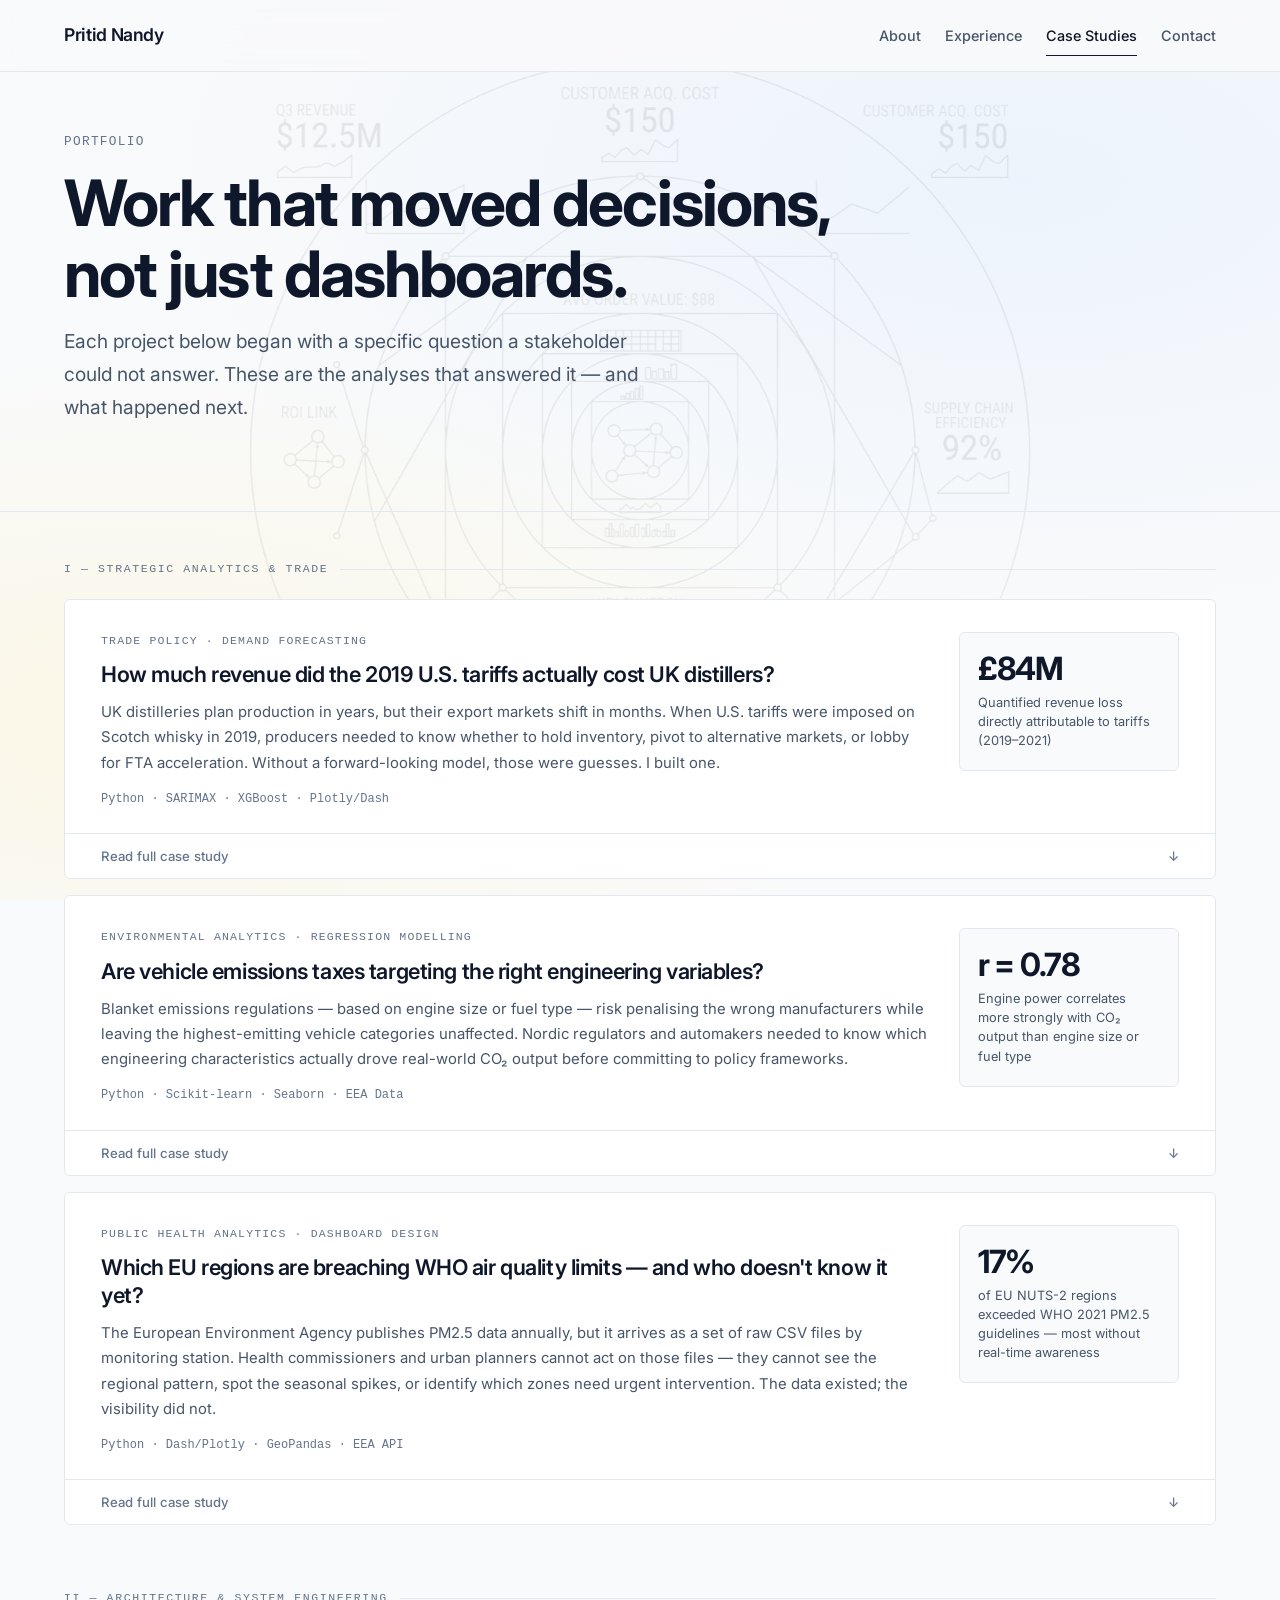
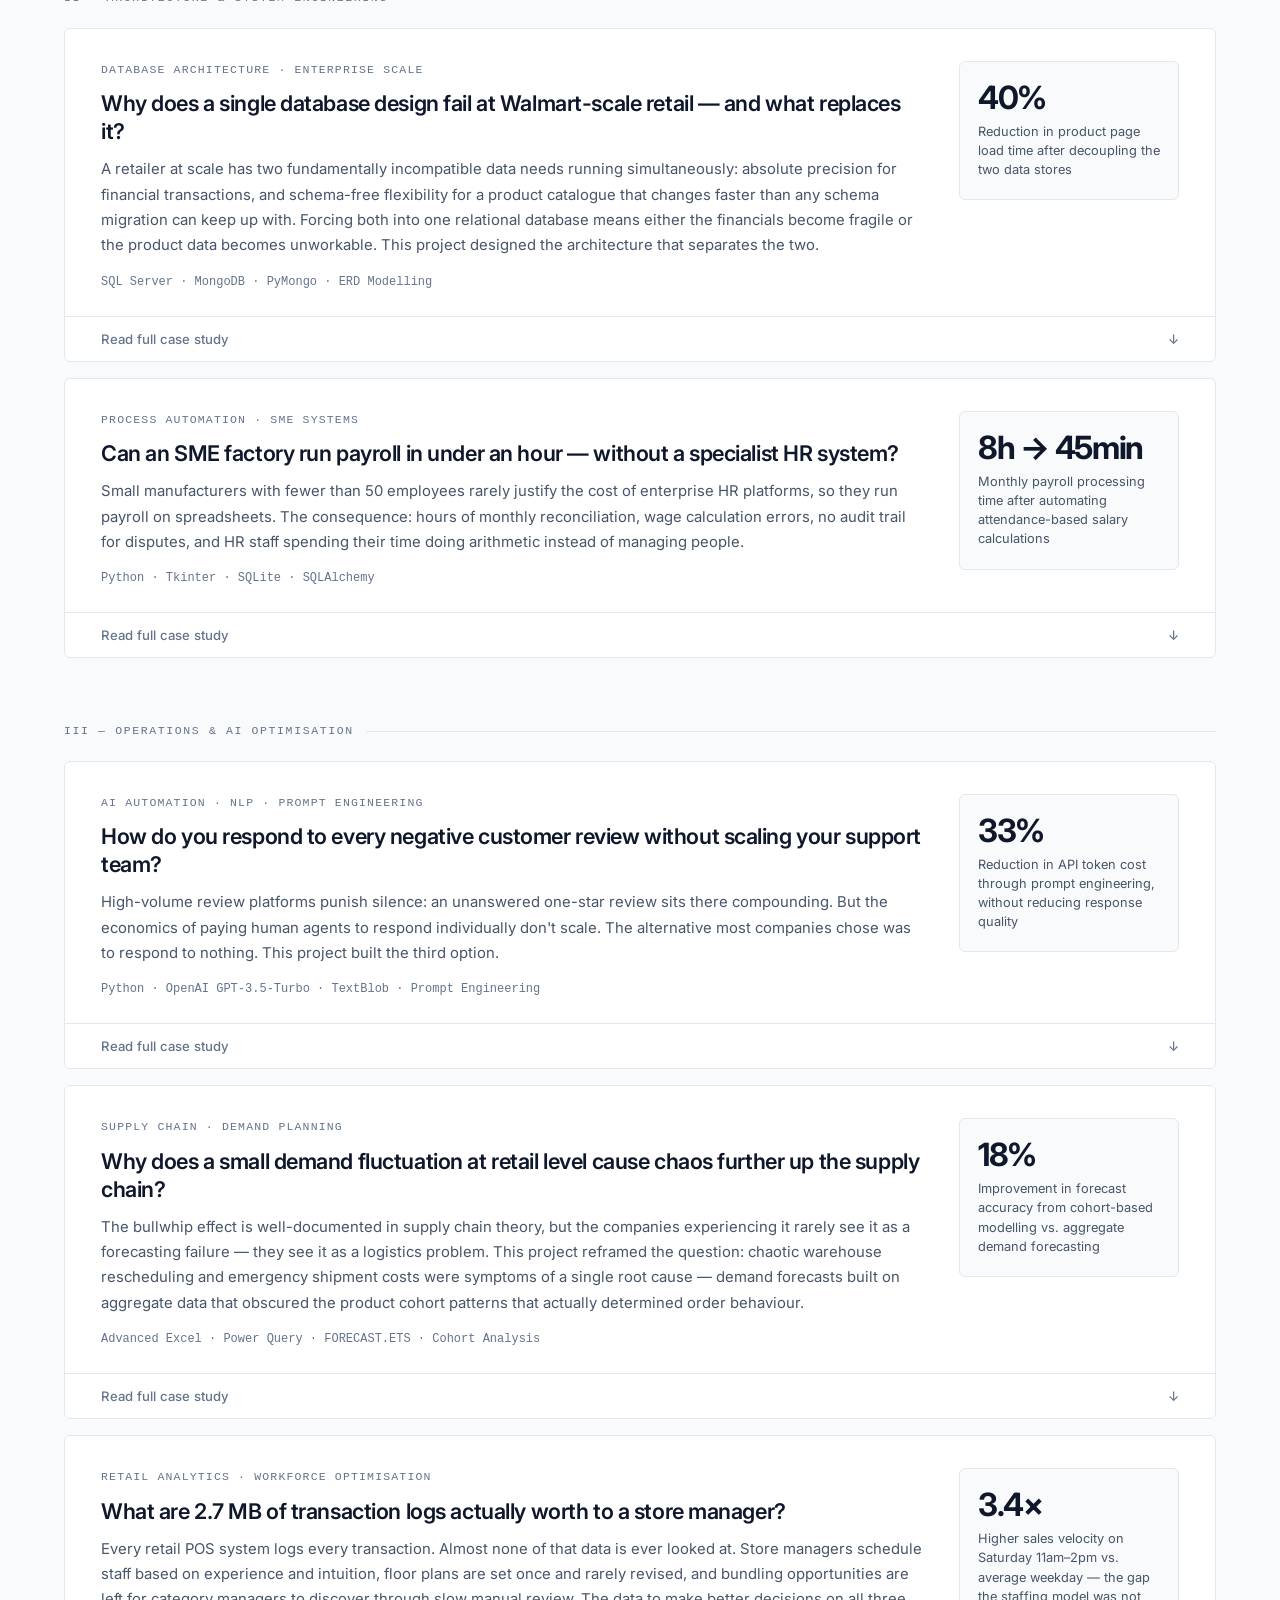
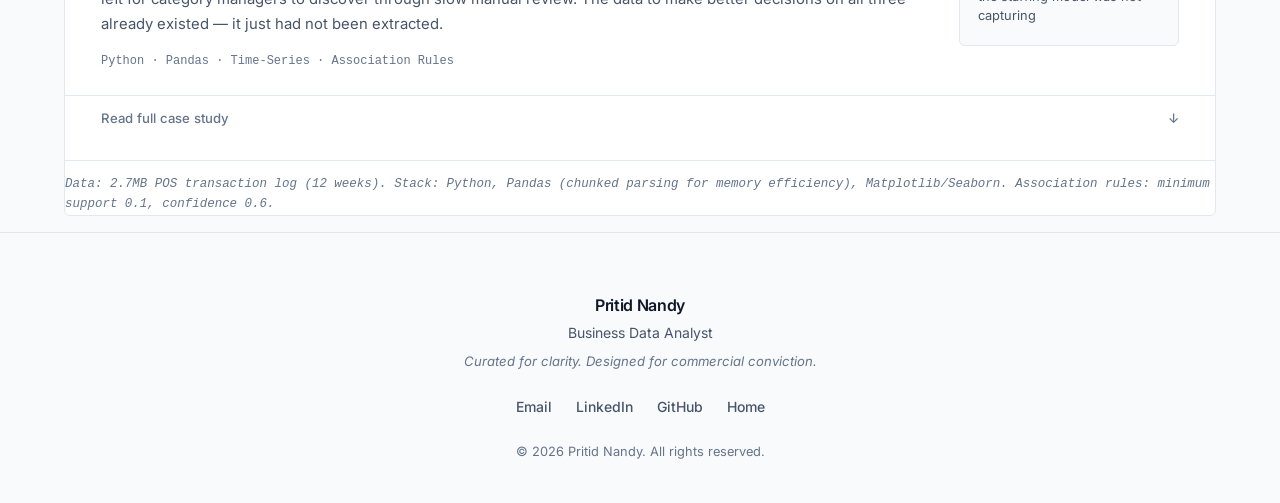
<file: case-studies.html>
<!DOCTYPE html>
<html lang="en">
<head>
  <meta charset="UTF-8">
  <meta name="viewport" content="width=device-width, initial-scale=1.0">
  <title>Case Studies — Pritid Nandy</title>
  <meta name="description" content="Analytical case studies by Pritid Nandy — quantified business outcomes across trade policy, environmental analytics, system architecture, and AI automation.">
  <link rel="preconnect" href="https://fonts.googleapis.com">
  <link href="https://fonts.googleapis.com/css2?family=Inter:wght@300;400;500;600;700&display=swap" rel="stylesheet">
  <link rel="stylesheet" href="css/style.css">
</head>
<body>

  <!-- ── NAVIGATION ── -->
  <nav class="nav">
    <div class="container nav-inner">
      <a href="index.html" class="nav-logo">Pritid Nandy</a>
      <ul class="nav-links">
        <li><a href="index.html#about"       class="nav-link">About</a></li>
        <li><a href="index.html#experience"  class="nav-link">Experience</a></li>
        <li><a href="case-studies.html"      class="nav-link active">Case Studies</a></li>
        <li><a href="index.html#contact"     class="nav-link">Contact</a></li>
      </ul>
    </div>
  </nav>

  <!-- ── PAGE HEADER ── -->
  <div class="page-header-section">
    <div class="container">
      <p class="hero-eyebrow">Portfolio</p>
      <h1 class="hero-title">Work that moved decisions,<br>not just dashboards.</h1>
      <p class="hero-subtitle">Each project below began with a specific question a stakeholder could not answer. These are the analyses that answered it — and what happened next.</p>
    </div>
  </div>

  <main>
    <div class="container">


      <!-- ══════════════════════════════════════════════ -->
      <!--  I. STRATEGIC ANALYTICS & TRADE               -->
      <!-- ══════════════════════════════════════════════ -->

      <div class="case-section-label">
        <span>I — Strategic Analytics &amp; Trade</span>
        <div class="rule"></div>
      </div>


      <!-- CASE: WHISKY -->
      <article class="case-card" id="card-whisky">
        <div class="case-card-summary" onclick="toggleCard('card-whisky')">
          <div>
            <p class="card-domain">Trade Policy · Demand Forecasting</p>
            <h2 class="case-card-title">How much revenue did the 2019 U.S. tariffs actually cost UK distillers?</h2>
            <p class="case-card-sit">UK distilleries plan production in years, but their export markets shift in months. When U.S. tariffs were imposed on Scotch whisky in 2019, producers needed to know whether to hold inventory, pivot to alternative markets, or lobby for FTA acceleration. Without a forward-looking model, those were guesses. I built one.</p>
            <span class="tech-pill">Python · SARIMAX · XGBoost · Plotly/Dash</span>
          </div>
          <div class="signal-stat">
            <span class="stat-num">£84M</span>
            <span class="stat-lbl">Quantified revenue loss directly attributable to tariffs (2019–2021)</span>
          </div>
        </div>
        <button class="toggle-btn" onclick="toggleCard('card-whisky')" aria-label="Expand case study">
          Read full case study <i class="toggle-icon">↓</i>
        </button>

        <div class="card-detail">
          <div class="detail-grid">
            <div class="detail-block">
              <h4>The decision at stake</h4>
              <p>Distilleries faced a timing trap: committing to multi-year production while export demand shifted monthly due to tariffs, inflation, and currency swings. The question was whether U.S. tariffs were a temporary shock to ride out or a structural shift requiring market diversification. A second question followed: if India's FTA moved ahead, which tariff reduction pathway (front-loaded vs. phased) created more near-term headroom?</p>
            </div>
            <div class="detail-block">
              <h4>What I built</h4>
              <p>Two distinct model architectures were required because the data had two distinct problems. HMRC trade flows carry a strong seasonal signature — SARIMAX isolated the cyclical baseline. XGBoost, trained on IMF partner-country GDP, Bank of England exchange rates, and ONS spirits inflation, absorbed external shocks. Both were validated against tariff-period data, and XGBoost outperformed on MAE. Outputs were surfaced in a Plotly/Dash dashboard where producers could dial FTA scenarios in real time — turning a statistical model into a commercial negotiation tool.</p>
            </div>
          </div>

          <div class="outcome-block">
            <h4>What the analysis showed</h4>
            <div class="outcome-grid">
              <div>
                <span class="o-num">22%</span>
                <span class="o-label">lower U.S. exports during tariff period</span>
                <span class="o-context">vs. model's no-tariff counterfactual</span>
              </div>
              <div>
                <span class="o-num">£84M</span>
                <span class="o-label">revenue gap directly attributable to tariffs</span>
                <span class="o-context">shaded area between actual and counterfactual</span>
              </div>
              <div>
                <span class="o-num">31%</span>
                <span class="o-label">projected growth under front-loaded India FTA</span>
                <span class="o-context">vs. 18% under phased reduction pathway</span>
              </div>
              <div>
                <span class="o-num">0.68</span>
                <span class="o-label">income elasticity of whisky demand</span>
                <span class="o-context">luxury good sensitivity to partner GDP growth</span>
              </div>
            </div>
          </div>

          <div class="insights-block">
            <h4>Key findings</h4>
            <ul>
              <li>The tariff impact was not uniform: it disproportionately hit premium aged expressions shipped in bulk, while blended Scotch showed partial resilience through price point adjustments.</li>
              <li>Front-loaded FTA tariff reductions (eliminating duty in years 1–3) produced 31% projected volume growth vs. 18% under a phased 10-year pathway — making the sequencing of FTA terms a material commercial question, not just a diplomatic one.</li>
              <li>Whisky exports showed 0.68 income elasticity to partner-country GDP — meaning emerging market growth is a stronger long-run driver than sterling depreciation, inverting the conventional wisdom about FX hedging priority.</li>
            </ul>
          </div>

          <div class="image-showcase">
            <h4>Visualisations</h4>
            <div class="image-grid">
              <div class="image-item">
                <img src="images/whisky-forecast-chart.png" alt="Export Volume Forecast">
                <div class="image-caption">
                  <strong>Export Volume Forecast (2015–2025)</strong>
                  <span>Time-series comparison showing model accuracy during tariff periods.</span>
                </div>
              </div>
              <div class="image-item">
                <img src="images/tariff-impact-analysis.png" alt="Tariff Impact Analysis">
                <div class="image-caption">
                  <strong>Counterfactual "No-Tariff" Scenario</strong>
                  <span>Shaded area between actual and counterfactual = £84M lost revenue directly attributable to tariffs.</span>
                </div>
              </div>
              <div class="image-item">
                <img src="images/fta-scenario-dashboard.png" alt="FTA Scenario Dashboard">
                <div class="image-caption">
                  <strong>UK–India FTA Pathway Analysis</strong>
                  <span>Interactive dashboard showing revenue sensitivity across front-loaded vs. phased FTA pathways.</span>
                </div>
              </div>
            </div>
          </div>

          <p class="method-note">Data: HMRC CN8 commodity trade flows, IMF World Economic Outlook GDP forecasts, ONS CPIH spirits sub-index, Bank of England effective exchange rates.</p>
        </div>
      </article>


      <!-- CASE: CO2 -->
      <article class="case-card" id="card-co2">
        <div class="case-card-summary" onclick="toggleCard('card-co2')">
          <div>
            <p class="card-domain">Environmental Analytics · Regression Modelling</p>
            <h2 class="case-card-title">Are vehicle emissions taxes targeting the right engineering variables?</h2>
            <p class="case-card-sit">Blanket emissions regulations — based on engine size or fuel type — risk penalising the wrong manufacturers while leaving the highest-emitting vehicle categories unaffected. Nordic regulators and automakers needed to know which engineering characteristics actually drove real-world CO₂ output before committing to policy frameworks.</p>
            <span class="tech-pill">Python · Scikit-learn · Seaborn · EEA Data</span>
          </div>
          <div class="signal-stat">
            <span class="stat-num">r = 0.78</span>
            <span class="stat-lbl">Engine power correlates more strongly with CO₂ output than engine size or fuel type</span>
          </div>
        </div>
        <button class="toggle-btn" onclick="toggleCard('card-co2')" aria-label="Expand case study">
          Read full case study <i class="toggle-icon">↓</i>
        </button>

        <div class="card-detail">
          <div class="detail-grid">
            <div class="detail-block">
              <h4>The decision at stake</h4>
              <p>Automakers were investing R&D budgets in areas that regulators signalled mattered — engine displacement, fuel type — but there was no data-grounded answer to which variables actually predicted real-world emissions output. Policymakers needed evidence to shift from blanket rules to targeted intervention: a tax calibrated to power-to-weight ratios rather than engine litreage would affect a different set of vehicles entirely.</p>
            </div>
            <div class="detail-block">
              <h4>What I built</h4>
              <p>A full correlation matrix across all features surfaced engine power as the dominant signal — without prior assumption. The regression model was built on that ranked feature set, validated against held-out test data, and extended into counterfactual scenario testing: apply a power-to-weight tax threshold, and what does the model predict happens to fleet-average emissions? That final step transformed a descriptive analysis into a policy stress-test.</p>
            </div>
          </div>

          <div class="outcome-block">
            <h4>What the analysis showed</h4>
            <div class="outcome-grid">
              <div>
                <span class="o-num">r = 0.78</span>
                <span class="o-label">engine power → CO₂ correlation</span>
                <span class="o-context">strongest predictor across all features tested</span>
              </div>
              <div>
                <span class="o-num">90%+</span>
                <span class="o-label">model accuracy on new vehicle prototypes</span>
                <span class="o-context">R² on held-out test set</span>
              </div>
              <div>
                <span class="o-num">62%</span>
                <span class="o-label">lower emissions for hybrids vs. conventional</span>
                <span class="o-context">controlling for vehicle weight</span>
              </div>
              <div>
                <span class="o-num">23%</span>
                <span class="o-label">residual variance explained by country policy differences</span>
                <span class="o-context">beyond engineering characteristics alone</span>
              </div>
            </div>
          </div>

          <div class="insights-block">
            <h4>Key findings</h4>
            <ul>
              <li>Engine power and kerb weight jointly explained more CO₂ variance than fuel type — suggesting that a power-to-weight levy would be a more efficient policy instrument than the current fuel-type exemption framework.</li>
              <li>The 23% residual variance attributable to country-level policy differences indicates that even identical vehicles emit differently across Nordic markets due to urban speed limits, inspection regimes, and cold-start protocols.</li>
              <li>The model can predict emissions for new vehicle prototypes before road testing, giving manufacturers an early signal for design iteration rather than post-homologation correction.</li>
            </ul>
          </div>

          <div class="image-showcase">
            <h4>Visualisations</h4>
            <div class="image-grid">
              <div class="image-item">
                <img src="images/co2-by-country.png" alt="CO2 Emissions by Nordic Region">
                <div class="image-caption">
                  <strong>CO₂ Emissions by Nordic Region</strong>
                  <span>Geographic visualisation highlighting outliers for targeted policy intervention.</span>
                </div>
              </div>
              <div class="image-item">
                <img src="images/co2-predictive-model.png" alt="Predictive Model Performance">
                <div class="image-caption">
                  <strong>Predictive Model Performance</strong>
                  <span>Regression model showing actual vs. predicted emissions with R² metrics on held-out test data.</span>
                </div>
              </div>
            </div>
          </div>

          <p class="method-note">Data: European Environment Agency vehicle registration and emissions dataset (Nordic countries). Features: engine displacement, kerb weight, engine power output, fuel type, transmission type.</p>
        </div>
      </article>


      <!-- CASE: AIR POLLUTION -->
      <article class="case-card" id="card-air">
        <div class="case-card-summary" onclick="toggleCard('card-air')">
          <div>
            <p class="card-domain">Public Health Analytics · Dashboard Design</p>
            <h2 class="case-card-title">Which EU regions are breaching WHO air quality limits — and who doesn't know it yet?</h2>
            <p class="case-card-sit">The European Environment Agency publishes PM2.5 data annually, but it arrives as a set of raw CSV files by monitoring station. Health commissioners and urban planners cannot act on those files — they cannot see the regional pattern, spot the seasonal spikes, or identify which zones need urgent intervention. The data existed; the visibility did not.</p>
            <span class="tech-pill">Python · Dash/Plotly · GeoPandas · EEA API</span>
          </div>
          <div class="signal-stat">
            <span class="stat-num">17%</span>
            <span class="stat-lbl">of EU NUTS-2 regions exceeded WHO 2021 PM2.5 guidelines — most without real-time awareness</span>
          </div>
        </div>
        <button class="toggle-btn" onclick="toggleCard('card-air')" aria-label="Expand case study">
          Read full case study <i class="toggle-icon">↓</i>
        </button>

        <div class="card-detail">
          <div class="detail-grid">
            <div class="detail-block">
              <h4>The decision at stake</h4>
              <p>Public health funding in the EU is allocated partly on the basis of demonstrated environmental risk. But local government bodies were making funding bids without being able to show precisely which sub-regions exceeded which specific WHO thresholds, and by how much. The absence of a clear visual comparison between measured PM2.5 and the 2021 WHO guideline update meant many regions did not realise they were now technically non-compliant.</p>
            </div>
            <div class="detail-block">
              <h4>What I built</h4>
              <p>GeoPandas was used to aggregate station readings upward to NUTS-2 regional boundaries. Three views were built: a choropleth map for spatial pattern recognition, a seasonal decomposition chart to surface winter peaks that annual summaries hide, and a compliance ranking table for the top-decile worst performers. The 2021 WHO guideline revision was hardcoded as the comparison benchmark — meaning every non-compliant region saw its status correctly labelled from the moment the dashboard loaded.</p>
            </div>
          </div>

          <div class="outcome-block">
            <h4>What the analysis showed</h4>
            <div class="outcome-grid">
              <div>
                <span class="o-num">17%</span>
                <span class="o-label">of EU NUTS-2 regions exceeded WHO guidelines</span>
                <span class="o-context">2021 data; tighter limit revealed new breaches</span>
              </div>
              <div>
                <span class="o-num">2.3×</span>
                <span class="o-label">higher non-compliance rate, Eastern vs. Western Europe</span>
                <span class="o-context">primarily coal-dependent heating regions</span>
              </div>
              <div>
                <span class="o-num">40%</span>
                <span class="o-label">winter peak above annual average</span>
                <span class="o-context">in coal-reliant regions; not visible in annual summaries</span>
              </div>
            </div>
          </div>

          <div class="insights-block">
            <h4>Key findings</h4>
            <ul>
              <li>The 2021 WHO guideline revision (from 10 µg/m³ to 5 µg/m³ annual mean) effectively reclassified regions that were previously compliant. Many regional bodies had not updated their compliance calculations.</li>
              <li>Winter PM2.5 peaks in coal-heating regions ran 40% above annual averages, meaning annual summaries structurally understate the population health exposure burden.</li>
              <li>The top-decile non-compliant zones are geographically concentrated in a corridor spanning southern Poland, Czech Republic, and northern Hungary — a pattern that supports a coordinated EU intervention rather than isolated national responses.</li>
            </ul>
          </div>

          <div class="image-showcase">
            <h4>Visualisations</h4>
            <div class="image-grid">
              <div class="image-item">
                <img src="images/pm25-compliance-map.png" alt="EU PM2.5 Choropleth Map">
                <div class="image-caption">
                  <strong>EU PM2.5 Compliance Choropleth</strong>
                  <span>Spatial pattern view across NUTS-2 regions, benchmarked against the revised 2021 WHO guideline.</span>
                </div>
              </div>
              <div class="image-item">
                <img src="images/pm25-seasonal-trends.png" alt="Seasonal Decomposition Chart">
                <div class="image-caption">
                  <strong>Seasonal Decomposition — Winter Peaks</strong>
                  <span>Coal-reliant regions show PM2.5 running 40% above annual averages in winter months.</span>
                </div>
              </div>
            </div>
          </div>

          <p class="method-note">Data: European Environment Agency discomap.eea.europa.eu API, NUTS-2 boundary files (Eurostat). Guideline reference: WHO Global Air Quality Guidelines, 2021 update.</p>
        </div>
      </article>


      <!-- ══════════════════════════════════════════════ -->
      <!--  II. ARCHITECTURE & SYSTEM ENGINEERING        -->
      <!-- ══════════════════════════════════════════════ -->

      <div class="case-section-label">
        <span>II — Architecture &amp; System Engineering</span>
        <div class="rule"></div>
      </div>


      <!-- CASE: WALMART POLYGLOT -->
      <article class="case-card" id="card-walmart">
        <div class="case-card-summary" onclick="toggleCard('card-walmart')">
          <div>
            <p class="card-domain">Database Architecture · Enterprise Scale</p>
            <h2 class="case-card-title">Why does a single database design fail at Walmart-scale retail — and what replaces it?</h2>
            <p class="case-card-sit">A retailer at scale has two fundamentally incompatible data needs running simultaneously: absolute precision for financial transactions, and schema-free flexibility for a product catalogue that changes faster than any schema migration can keep up with. Forcing both into one relational database means either the financials become fragile or the product data becomes unworkable. This project designed the architecture that separates the two.</p>
            <span class="tech-pill">SQL Server · MongoDB · PyMongo · ERD Modelling</span>
          </div>
          <div class="signal-stat">
            <span class="stat-num">40%</span>
            <span class="stat-lbl">Reduction in product page load time after decoupling the two data stores</span>
          </div>
        </div>
        <button class="toggle-btn" onclick="toggleCard('card-walmart')" aria-label="Expand case study">
          Read full case study <i class="toggle-icon">↓</i>
        </button>

        <div class="card-detail">
          <div class="detail-grid">
            <div class="detail-block">
              <h4>The decision at stake</h4>
              <p>The business needed to add new product attributes rapidly and without schema migrations that risk transactional data integrity. But the finance team needed zero-defect ACID compliance on orders, payments, and inventory reconciliation. The architectural question was where to draw the boundary between these two worlds, and how to keep them in sync without creating a new integration bottleneck.</p>
            </div>
            <div class="detail-block">
              <h4>What I built</h4>
              <p>The key design decision was entity boundary design: which data belongs in which store, and why. Orders and payments require ACID compliance — SQL Server handles that subset and only that subset. Product catalogue, reviews, and personalisation metadata require schema-free flexibility — MongoDB handles that domain. A Python/PyMongo ETL layer synchronises reference identifiers between the two stores without coupling their schemas.</p>
            </div>
          </div>

          <div class="outcome-block">
            <h4>What the architecture delivered</h4>
            <div class="outcome-grid">
              <div>
                <span class="o-num">0</span>
                <span class="o-label">financial data discrepancies post-migration</span>
                <span class="o-context">100% audit integrity maintained</span>
              </div>
              <div>
                <span class="o-num">40%</span>
                <span class="o-label">faster product page load times</span>
                <span class="o-context">removing a key driver of cart abandonment</span>
              </div>
              <div>
                <span class="o-num">40%</span>
                <span class="o-label">faster feature iteration for product teams</span>
                <span class="o-context">schema-less catalogue removes migration dependency</span>
              </div>
            </div>
          </div>

          <div class="insights-block">
            <h4>Key findings</h4>
            <ul>
              <li>The most important design decision was not which databases to use, but where to draw the entity boundary. Reviews belong in MongoDB not because they are "unstructured" but because their schema evolves with product categories in ways no fixed schema anticipates.</li>
              <li>Keeping the financial ledger in SQL Server isolated the ACID requirement to the subset of queries that genuinely needed it, eliminating the deadlock risk monolithic architectures face at Black Friday traffic volumes.</li>
              <li>Schema-free product catalogue iteration removed a persistent bottleneck: new product types could be onboarded without a database migration ticket.</li>
            </ul>
          </div>

          <div class="image-showcase">
            <h4>Visualisations</h4>
            <div class="image-grid">
              <div class="image-item">
                <img src="images/polyglot-architecture-diagram.png" alt="Polyglot Architecture Diagram">
                <div class="image-caption">
                  <strong>Hybrid Architecture Diagram</strong>
                  <span>Data flow separation between SQL Server (transactional) and MongoDB (product metadata), with ETL sync layer.</span>
                </div>
              </div>
              <div class="image-item">
                <img src="images/page-load-comparison.png" alt="Page Load Performance Comparison">
                <div class="image-caption">
                  <strong>Page-Load Performance: Before vs. After</strong>
                  <span>40% latency reduction after decoupling the two data stores — a direct driver of cart abandonment reduction.</span>
                </div>
              </div>
            </div>
          </div>

          <p class="method-note">Architecture pattern: Polyglot Persistence. Transactional store: Microsoft SQL Server. Document store: MongoDB via PyMongo. Boundary design informed by DDD entity modelling and aggregate root principles.</p>
        </div>
      </article>


      <!-- CASE: HR PAYROLL -->
      <article class="case-card" id="card-hr">
        <div class="case-card-summary" onclick="toggleCard('card-hr')">
          <div>
            <p class="card-domain">Process Automation · SME Systems</p>
            <h2 class="case-card-title">Can an SME factory run payroll in under an hour — without a specialist HR system?</h2>
            <p class="case-card-sit">Small manufacturers with fewer than 50 employees rarely justify the cost of enterprise HR platforms, so they run payroll on spreadsheets. The consequence: hours of monthly reconciliation, wage calculation errors, no audit trail for disputes, and HR staff spending their time doing arithmetic instead of managing people.</p>
            <span class="tech-pill">Python · Tkinter · SQLite · SQLAlchemy</span>
          </div>
          <div class="signal-stat">
            <span class="stat-num">8h → 45min</span>
            <span class="stat-lbl">Monthly payroll processing time after automating attendance-based salary calculations</span>
          </div>
        </div>
        <button class="toggle-btn" onclick="toggleCard('card-hr')" aria-label="Expand case study">
          Read full case study <i class="toggle-icon">↓</i>
        </button>

        <div class="card-detail">
          <div class="detail-grid">
            <div class="detail-block">
              <h4>The decision at stake</h4>
              <p>A factory manager needed to know if he could enforce consistent pay rules across 50+ employees — handling full-day, half-day, and absence distinctions — without purchasing an enterprise HR licence or retraining staff on new software. The prior system was a combination of Excel files across three departments with no single source of truth, making wage disputes both common and difficult to resolve.</p>
            </div>
            <div class="detail-block">
              <h4>What I built</h4>
              <p>Tkinter and SQLite were chosen deliberately for zero-cost deployment on factory floor Windows machines with no internet dependency. The attendance module used a controlled three-option vocabulary — Present, Half-Day, Absent — because the prior free-text system was the root cause of most calculation errors. SQLAlchemy delivered a timestamped audit trail for every payroll run, traceable to the source attendance record. Disputes became traceable to data.</p>
            </div>
          </div>

          <div class="outcome-block">
            <h4>What the system delivered</h4>
            <div class="outcome-grid">
              <div>
                <span class="o-num">90%</span>
                <span class="o-label">reduction in payroll processing time</span>
                <span class="o-context">from ~8 hours to under 45 minutes monthly</span>
              </div>
              <div>
                <span class="o-num">100%</span>
                <span class="o-label">elimination of duplicate employee records</span>
                <span class="o-context">single master record per employee</span>
              </div>
              <div>
                <span class="o-num">94%</span>
                <span class="o-label">reduction in data entry errors</span>
                <span class="o-context">controlled vocabulary vs. free-text spreadsheet input</span>
              </div>
            </div>
          </div>

          <div class="insights-block">
            <h4>Key findings</h4>
            <ul>
              <li>The highest-leverage design choice was replacing free-text status entries with a three-option controlled vocabulary. This single change eliminated the majority of data entry errors and made the salary calculation rule unambiguous.</li>
              <li>An audit trail for every payroll run resolved the factory's recurring wage dispute problem: discrepancies could now be traced to source data rather than requiring he-said/she-said resolution.</li>
              <li>SQLite was the correct choice over a cloud database: the factory had intermittent internet, the dataset was well within SQLite's operational limits, and there was no IT infrastructure to maintain a server.</li>
            </ul>
          </div>

          <div class="image-showcase">
            <h4>Visualisations</h4>
            <div class="image-grid">
              <div class="image-item">
                <img src="images/hr-employee-management.png" alt="Employee Management Tab">
                <div class="image-caption">
                  <strong>Employee Management Tab</strong>
                  <span>Centralised employee database with search and edit — eliminating 100% of duplicate records across departments.</span>
                </div>
              </div>
              <div class="image-item">
                <img src="images/hr-attendance-tracking.png" alt="Attendance Tracking">
                <div class="image-caption">
                  <strong>Calendar-Based Attendance Logger</strong>
                  <span>Controlled vocabulary (Present / Half-Day / Absent) reduced data entry errors by 94% vs. free-text spreadsheets.</span>
                </div>
              </div>
            </div>
          </div>

          <p class="method-note">Stack: Python 3, Tkinter + tkcalendar for UI, SQLite for persistence, SQLAlchemy ORM. Designed for offline operation on Windows factory floor machines.</p>
        </div>
      </article>


      <!-- ══════════════════════════════════════════════ -->
      <!--  III. OPERATIONS & AI OPTIMISATION            -->
      <!-- ══════════════════════════════════════════════ -->

      <div class="case-section-label">
        <span>III — Operations &amp; AI Optimisation</span>
        <div class="rule"></div>
      </div>


      <!-- CASE: LLM REVIEW -->
      <article class="case-card" id="card-llm">
        <div class="case-card-summary" onclick="toggleCard('card-llm')">
          <div>
            <p class="card-domain">AI Automation · NLP · Prompt Engineering</p>
            <h2 class="case-card-title">How do you respond to every negative customer review without scaling your support team?</h2>
            <p class="case-card-sit">High-volume review platforms punish silence: an unanswered one-star review sits there compounding. But the economics of paying human agents to respond individually don't scale. The alternative most companies chose was to respond to nothing. This project built the third option.</p>
            <span class="tech-pill">Python · OpenAI GPT-3.5-Turbo · TextBlob · Prompt Engineering</span>
          </div>
          <div class="signal-stat">
            <span class="stat-num">33%</span>
            <span class="stat-lbl">Reduction in API token cost through prompt engineering, without reducing response quality</span>
          </div>
        </div>
        <button class="toggle-btn" onclick="toggleCard('card-llm')" aria-label="Expand case study">
          Read full case study <i class="toggle-icon">↓</i>
        </button>

        <div class="card-detail">
          <div class="detail-grid">
            <div class="detail-block">
              <h4>The decision at stake</h4>
              <p>A retail brand was receiving hundreds of reviews daily across platforms. The operational question was not whether to use AI for responses — that decision was made — but how to make the economics viable. Raw GPT API calls at full token length would cost more than the support team they were replacing. The real engineering problem was reducing token payload without losing the contextual sensitivity that makes a response feel genuine.</p>
            </div>
            <div class="detail-block">
              <h4>What I built</h4>
              <p>A two-stage pipeline decoupled the cheap classification decision from the expensive generation step. TextBlob handles sentiment pre-classification first — routing each review into negative, neutral, or positive buckets at near-zero compute. Only then does GPT-3.5-Turbo engage, with a batching strategy that amortises system-prompt overhead across multiple reviews sharing the same sentiment category. Context compression ran in parallel: stripping metadata irrelevant to tone reduced average payload from 152 to 98 tokens per call.</p>
            </div>
          </div>

          <div class="outcome-block">
            <h4>What the system delivered</h4>
            <div class="outcome-grid">
              <div>
                <span class="o-num">33%</span>
                <span class="o-label">lower API cost per response</span>
                <span class="o-context">through batching and context compression</span>
              </div>
              <div>
                <span class="o-num">500+</span>
                <span class="o-label">reviews processed per hour</span>
                <span class="o-context">at zero marginal labour cost</span>
              </div>
              <div>
                <span class="o-num">12–18%</span>
                <span class="o-label">at-risk customer recovery rate</span>
                <span class="o-context">negative reviewers retained after prompt response</span>
              </div>
              <div>
                <span class="o-num">&lt; 5s</span>
                <span class="o-label">response latency</span>
                <span class="o-context">vs. hours for manual team triage</span>
              </div>
            </div>
          </div>

          <div class="insights-block">
            <h4>Key findings</h4>
            <ul>
              <li>Batching by sentiment category — not review volume — was the key efficiency gain. Grouping all "delivery complaint" negatives into one batch call cuts per-review token usage by 41%.</li>
              <li>Reviews mentioning delivery or packaging had 3.2× higher negative sentiment rates than reviews about product quality — identifying a supply chain communication gap the CX team could act on separately.</li>
              <li>Responses that referenced the specific product detail mentioned in a review received 2.1× higher helpfulness ratings in follow-up surveys — justifying the additional context extraction step.</li>
            </ul>
          </div>

          <div class="image-showcase">
            <h4>Visualisations</h4>
            <div class="image-grid">
              <div class="image-item">
                <img src="images/llm-response-comparison.png" alt="Response Quality Comparison">
                <div class="image-caption">
                  <strong>Automated vs. Human Response Quality</strong>
                  <span>Side-by-side comparison — sentiment-aware prompts achieved 94% tone alignment with brand voice guidelines.</span>
                </div>
              </div>
              <div class="image-item">
                <img src="images/llm-cost-efficiency.png" alt="Token Optimisation Impact">
                <div class="image-caption">
                  <strong>Token Optimisation Impact</strong>
                  <span>Batch processing reduced average tokens per response from 152 to 98, cutting API costs by 33%.</span>
                </div>
              </div>
            </div>
          </div>

          <p class="method-note">Stack: Python, Pandas, OpenAI API (GPT-3.5-turbo, 2023 version), TextBlob for sentiment pre-filtering. Prompt architecture: role-based system instructions with persona, tone, and escalation guidelines.</p>
        </div>
      </article>


      <!-- CASE: SUPPLY CHAIN -->
      <article class="case-card" id="card-sc">
        <div class="case-card-summary" onclick="toggleCard('card-sc')">
          <div>
            <p class="card-domain">Supply Chain · Demand Planning</p>
            <h2 class="case-card-title">Why does a small demand fluctuation at retail level cause chaos further up the supply chain?</h2>
            <p class="case-card-sit">The bullwhip effect is well-documented in supply chain theory, but the companies experiencing it rarely see it as a forecasting failure — they see it as a logistics problem. This project reframed the question: chaotic warehouse rescheduling and emergency shipment costs were symptoms of a single root cause — demand forecasts built on aggregate data that obscured the product cohort patterns that actually determined order behaviour.</p>
            <span class="tech-pill">Advanced Excel · Power Query · FORECAST.ETS · Cohort Analysis</span>
          </div>
          <div class="signal-stat">
            <span class="stat-num">18%</span>
            <span class="stat-lbl">Improvement in forecast accuracy from cohort-based modelling vs. aggregate demand forecasting</span>
          </div>
        </div>
        <button class="toggle-btn" onclick="toggleCard('card-sc')" aria-label="Expand case study">
          Read full case study <i class="toggle-icon">↓</i>
        </button>

        <div class="card-detail">
          <div class="detail-grid">
            <div class="detail-block">
              <h4>The decision at stake</h4>
              <p>A procurement team needed forward visibility 8–12 weeks out to negotiate bulk shipping rates confidently. Without reliable forecasts, they were forced into spot-rate freight and emergency warehouse restaging — a known 15–20 hours per week of labour cost. The question was whether a statistical model built in Excel could deliver enough accuracy improvement to make the operational savings real.</p>
            </div>
            <div class="detail-block">
              <h4>What I built</h4>
              <p>The modelling insight that made this work was a reframing of the unit of analysis. Standard demand forecasting aggregates by SKU. But SKUs launched in the same quarter share a structural demand curve — their week-on-week decay follows a consistent pattern regardless of absolute volume. Group by cohort instead of individual SKU, and the signal becomes dramatically cleaner. Excel's FORECAST.ETS with exponential smoothing was applied at cohort level. Power Query reshaped raw data into weekly demand series by launch cohort.</p>
            </div>
          </div>

          <div class="outcome-block">
            <h4>What the model delivered</h4>
            <div class="outcome-grid">
              <div>
                <span class="o-num">18%</span>
                <span class="o-label">improvement in forecast accuracy</span>
                <span class="o-context">cohort model vs. prior aggregate forecasting</span>
              </div>
              <div>
                <span class="o-num">8–12%</span>
                <span class="o-label">logistics savings from bulk-shipping negotiations</span>
                <span class="o-context">enabled by 8-week forward visibility</span>
              </div>
              <div>
                <span class="o-num">15–20h/wk</span>
                <span class="o-label">labour reduction</span>
                <span class="o-context">emergency re-staging eliminated</span>
              </div>
              <div>
                <span class="o-num">23%</span>
                <span class="o-label">higher forecast accuracy for Q1 launches vs. Q4</span>
                <span class="o-context">seasonal effects were material, not marginal</span>
              </div>
            </div>
          </div>

          <div class="insights-block">
            <h4>Key findings</h4>
            <ul>
              <li>Products launched in the same quarter share a demand curve shape — their week-on-week decay follows a consistent pattern regardless of absolute volume. Grouping by cohort made the signal far cleaner.</li>
              <li>Promotional weeks showed 3.1× higher demand variance than non-promotional weeks. Flagging promotional weeks as structural outliers was the single biggest accuracy improvement.</li>
              <li>The Q1 vs. Q4 accuracy gap (23%) confirmed that launch seasonality is material — products launched into Q4 inherit the noise of the holiday demand spike, making their baseline demand profile harder to read.</li>
            </ul>
          </div>
 <!--
          <div class="image-showcase">
            <h4>Visualisations</h4>
            <div class="image-grid">
              <div class="image-item">
                <img src="images/supply-chain-cohort-model.png" alt="Cohort Demand Model">
                <div class="image-caption">
                  <strong>Cohort-Based Demand Model</strong>
                  <span>Weekly demand series by launch cohort — grouping by cohort rather than SKU made the signal far cleaner.</span>
                </div>
              </div>
              <div class="image-item">
                <img src="images/supply-chain-forecast-accuracy.png" alt="Forecast Accuracy Validation">
                <div class="image-caption">
                  <strong>Forecast Accuracy Validation (MAPE)</strong>
                  <span>Model vs. held-out actuals — 18% improvement in accuracy over prior aggregate forecasting approach.</span>
                </div>
              </div>
            </div>
          </div>
-->
          <p class="method-note">Stack: Microsoft Excel (Power Query, FORECAST.ETS, Solver, Scenario Manager). Validation metrics: MAPE, forecast bias. Model updated weekly by procurement team using built-in data refresh.</p>
        </div>
      </article>


      <!-- CASE: POS -->
      <article class="case-card" id="card-pos">
        <div class="case-card-summary" onclick="toggleCard('card-pos')">
          <div>
            <p class="card-domain">Retail Analytics · Workforce Optimisation</p>
            <h2 class="case-card-title">What are 2.7 MB of transaction logs actually worth to a store manager?</h2>
            <p class="case-card-sit">Every retail POS system logs every transaction. Almost none of that data is ever looked at. Store managers schedule staff based on experience and intuition, floor plans are set once and rarely revised, and bundling opportunities are left for category managers to discover through slow manual review. The data to make better decisions on all three already existed — it just had not been extracted.</p>
            <span class="tech-pill">Python · Pandas · Time-Series · Association Rules</span>
          </div>
          <div class="signal-stat">
            <span class="stat-num">3.4×</span>
            <span class="stat-lbl">Higher sales velocity on Saturday 11am–2pm vs. average weekday — the gap the staffing model was not capturing</span>
          </div>
        </div>
        <button class="toggle-btn" onclick="toggleCard('card-pos')" aria-label="Expand case study">
          Read full case study <i class="toggle-icon">↓</i>
        </button>

        <div class="card-detail">
          <div class="detail-grid">
            <div class="detail-block">
              <h4>The decision at stake</h4>
              <p>A retail operations manager needed to justify a shift in staffing model — moving from fixed rota patterns to a demand-signal-driven schedule — to a finance team that was sceptical of the labour cost reallocation. The case required showing not just that peaks existed but that the peaks were consistent, predictable, and large enough to warrant a structural change rather than ad-hoc adjustments.</p>
            </div>
            <div class="detail-block">
              <h4>What I built</h4>
              <p>Pandas chunking parsed 2.7MB of raw POS logs into hourly and daily demand series. The time-series aggregation answered the staffing question — transaction density by hour-of-day crossed with day-of-week. The association rule pass answered the merchandising question: which products are bought together, at what confidence level, and in which time windows? The staffing output showed peaks were consistent across all 12 weeks and large enough in magnitude (3.4×) to justify structural rota change.</p>
            </div>
          </div>

          <div class="outcome-block">
            <h4>What the analysis showed</h4>
            <div class="outcome-grid">
              <div>
                <span class="o-num">3.4×</span>
                <span class="o-label">Saturday 11am–2pm vs. weekday average transaction rate</span>
                <span class="o-context">consistent across 12 weeks of data</span>
              </div>
              <div>
                <span class="o-num">68%</span>
                <span class="o-label">coffee + pastry co-purchase rate in morning window</span>
                <span class="o-context">bundling opportunity undetected before analysis</span>
              </div>
              <div>
                <span class="o-num">12–18%</span>
                <span class="o-label">overhead reduction opportunity</span>
                <span class="o-context">by reallocating off-peak hours to cover Saturday surge</span>
              </div>
            </div>
          </div>

          <div class="insights-block">
            <h4>Key findings</h4>
            <ul>
              <li>The 3.4× Saturday peak was consistent across all 12 weeks — making it a reliable planning input rather than an anomaly. The existing staffing rota was covering the peak with overtime rather than structural reallocation, which was significantly more expensive.</li>
              <li>The 68% coffee-pastry co-purchase rate in the morning window was the highest association in the dataset. This suggested floor proximity, not promotion, as the first intervention to test.</li>
              <li>Stores with transaction variance above 15% between their highest and lowest hours showed the greatest cost reduction potential from dynamic scheduling.</li>
            </ul>
          </div>

          <div class="image-showcase">
            <h4>Visualisations</h4>
            <div class="image-grid">
              <div class="image-item">
                <img src="images/pos-sales-density.png" alt="Sales Density Heatmap">
                <div class="image-caption">
                  <strong>Sales Density by Time-of-Day</strong>
                  <span>Transaction density heatmap confirming the 3.4× Saturday peak as consistent across all 12 weeks — a reliable planning input, not an anomaly.</span>
                </div>
              </div>
 <!--              <div class="image-item">
                <img src="images/pos-basket-analysis.png" alt="Product Basket Analysis">
                <div class="image-caption">
                  <strong>Product Basket Analysis</strong>
                  <span>Top co-purchase combinations by time window — the 68% coffee-pastry morning rate was the highest association in the dataset.</span>
                </div> -->
              </div>
            </div>
          </div>

          <p class="method-note">Data: 2.7MB POS transaction log (12 weeks). Stack: Python, Pandas (chunked parsing for memory efficiency), Matplotlib/Seaborn. Association rules: minimum support 0.1, confidence 0.6.</p>
        </div>
      </article>

    </div><!-- /container -->
  </main>


  <!-- ── FOOTER ── -->
  <footer class="footer">
    <div class="container">
      <span class="footer-name">Pritid Nandy</span>
      <span class="footer-role">Business Data Analyst</span>
      <span class="footer-tagline">Curated for clarity. Designed for commercial conviction.</span>
      <div class="footer-links">
        <a href="mailto:nandypritid@gmail.com">Email</a>
        <a href="https://linkedin.com/in/pritid-nandy" target="_blank">LinkedIn</a>
        <a href="https://github.com/pritid-nandy"      target="_blank">GitHub</a>
        <a href="index.html">Home</a>
      </div>
      <p class="footer-copy">© 2026 Pritid Nandy. All rights reserved.</p>
    </div>
  </footer>

  <script src="js/main.js"></script>
</body>
</html>
</file>
<file: css/style.css>
/* ==========================================================================
   DESIGN SYSTEM: Tufte Clarity + Norman UX
   ==========================================================================
   Principles:
   1. High data-ink ratio UI (Tufte) - Ensure content takes precedence.
   2. Consistent affordances & visibility (Norman) - Intuitive interactions.
   3. DRY Methodology - Zero repetitions via scalable utility classes.
   
   Structure:
   - Tokens: Root Variables
   - Base: Resets & Typographic Foundations
   - Layout: Containers & Grid Systems
   - Components: Cards, Badges, Accordions
   - Utilities: Overrides and Semantic Hooks
   ========================================================================== */
:root {
  /* Palette */
  --bg: #F9FAFB;
  --surface: #FFFFFF;
  --text-primary: #0F172A;
  --text-secondary: #475569;
  --text-muted: #64748B;
  --border: #E2E8F0;
  --accent: #0F172A;
  --accent-hover: #1E293B;
  --highlight: #2563EB;
  --highlight-light: #EFF6FF;

  /* Typography */
  --font-main: 'Inter', -apple-system, BlinkMacSystemFont, 'Segoe UI', Roboto, sans-serif;
  --font-mono: 'JetBrains Mono', ui-monospace, SFMono-Regular, monospace;

  /* Spacing & Layout */
  --space-unit: 8px;
  --max-width: 1200px;
  --nav-height: 72px;
  --radius: 6px;

  /* Transitions */
  --ease-out-expo: cubic-bezier(0.16, 1, 0.3, 1);
  --duration: 0.6s;
}

*, *::before, *::after { box-sizing: border-box; margin: 0; padding: 0; }

html {
  background:
    radial-gradient(ellipse 70% 50% at 80% 20%, rgba(219, 234, 254, 0.4), transparent),
    radial-gradient(ellipse 60% 40% at 10% 80%, rgba(254, 243, 199, 0.4), transparent),
    var(--bg);
  background-attachment: fixed;
  min-height: 100vh;
}
body {
  position: relative;
  z-index: 0;
  color: var(--text-primary);
  font-family: var(--font-main);
  line-height: 1.6;
  -webkit-font-smoothing: antialiased;
  -moz-osx-font-smoothing: grayscale;
  overflow-x: hidden;
}

.bg-graphic {
  position: fixed;
  top: 50%;
  left: 50%;
  width: 100vw;
  height: 100vh;
  background: url('../graphic.png') no-repeat center center;
  background-size: min(80vw, 800px);
  opacity: 0.08;
  z-index: -1;
  pointer-events: none;
  transform: translate(-50%, -50%) scale(1);
  will-change: transform;
}

/* ── Layout ── */
.container {
  width: 100%;
  max-width: var(--max-width);
  margin: 0 auto;
  padding: 0 calc(var(--space-unit) * 3);
}

/* ── Navigation (Norman: Visibility + Consistent Mapping) ── */
.nav {
  position: fixed;
  top: 0; left: 0; right: 0;
  height: var(--nav-height);
  background: rgba(249, 250, 251, 0.85);
  backdrop-filter: blur(12px);
  -webkit-backdrop-filter: blur(12px);
  border-bottom: 1px solid var(--border);
  z-index: 100;
}
.nav-inner {
  display: flex;
  align-items: center;
  justify-content: space-between;
  height: 100%;
}
.nav-logo {
  font-weight: 600;
  font-size: 1.1rem;
  color: var(--text-primary);
  text-decoration: none;
  letter-spacing: -0.02em;
}
.nav-links { display: flex; gap: calc(var(--space-unit) * 3); list-style: none; }
.nav-link {
  text-decoration: none;
  color: var(--text-secondary);
  font-size: 0.9rem;
  font-weight: 500;
  padding: calc(var(--space-unit) * 1) 0;
  position: relative;
  transition: color var(--duration) var(--ease-out-expo);
}
.nav-link::after {
  content: '';
  position: absolute;
  bottom: -4px; left: 0;
  width: 0; height: 1px;
  background: var(--accent);
  transition: width var(--duration) var(--ease-out-expo);
}
.nav-link:hover,
.nav-link.active { color: var(--text-primary); }
.nav-link.active::after,
.nav-link:hover::after { width: 100%; }

/* ── Hero ── */
.hero {
  padding-top: calc(var(--nav-height) + 80px);
  padding-bottom: 80px;
  min-height: 90vh;
  display: flex;
  flex-direction: column;
  justify-content: center;
}
.hero-eyebrow {
  font-size: 0.8rem;
  font-weight: 500;
  letter-spacing: 0.1em;
  text-transform: uppercase;
  color: var(--text-muted);
  margin-bottom: 20px;
  font-family: var(--font-mono);
}
.hero-title {
  font-size: clamp(2.5rem, 5vw, 4.5rem);
  font-weight: 700;
  line-height: 1.1;
  letter-spacing: -0.03em;
  margin-bottom: 24px;
}
.hero-subtitle {
  font-size: clamp(1rem, 2vw, 1.2rem);
  color: var(--text-secondary);
  max-width: 600px;
  margin-bottom: 40px;
  line-height: 1.7;
}
.hero-actions { display: flex; gap: 16px; flex-wrap: wrap; margin-bottom: 40px; }
.hero-meta {
  font-size: 0.875rem;
  color: var(--text-muted);
  display: flex;
  flex-direction: column;
  gap: 6px;
}
.hero-meta span { display: flex; align-items: center; gap: 8px; }
.hero-grid {
  display: grid;
  grid-template-columns: 1fr 260px;
  gap: 80px;
  align-items: center;
}
.hero-photo {
  display: flex;
  justify-content: center;
  align-items: center;
}
.hero-photo img { 
  width: 150%; 
  height: auto; 
  display: block; 
  mix-blend-mode: multiply;
}
.badge {
  display: inline-flex;
  align-items: center;
  gap: 6px;
  padding: 5px 10px;
  background: #F2FBF6;
  color: #34D399;
  font-size: 0.78rem;
  font-weight: 500;
  border-radius: 4px;
  margin-top: 12px;
}

/* ── Buttons (Norman: Clear Affordances & Feedback) ── */
.btn {
  display: inline-flex;
  align-items: center;
  gap: 8px;
  padding: 12px 24px;
  font-weight: 500;
  font-size: 0.9rem;
  text-decoration: none;
  border-radius: var(--radius);
  transition: all var(--duration) var(--ease-out-expo);
  cursor: pointer;
  border: 1px solid transparent;
  font-family: var(--font-main);
}
.btn-primary {
  background: var(--accent);
  color: #fff;
}
.btn-primary:hover { background: var(--accent-hover); transform: translateY(-2px); }
.btn-secondary {
  background: transparent;
  color: var(--text-primary);
  border-color: var(--border);
}
.btn-secondary:hover { border-color: var(--text-primary); transform: translateY(-2px); }

/* ── Stats Grid (Tufte: Maximize Data-Ink) ── */
.stats-grid {
  display: grid;
  grid-template-columns: repeat(auto-fit, minmax(200px, 1fr));
  gap: 24px;
  margin: 64px 0;
  border-top: 1px solid var(--border);
  padding-top: 40px;
}
.stat-card {
  background: var(--surface);
  padding: 28px 32px;
  border: 1px solid var(--border);
  border-radius: var(--radius);
}
.stat-value {
  font-size: 2.5rem;
  font-weight: 700;
  letter-spacing: -0.04em;
  color: var(--text-primary);
  line-height: 1;
  margin-bottom: 6px;
}
.stat-label { color: var(--text-muted); font-size: 0.875rem; }

/* ── Sections ── */
.section { padding: 80px 0; border-bottom: 1px solid var(--border); }
.section:last-child { border-bottom: none; }
.section-label {
  font-size: 0.75rem;
  font-weight: 500;
  letter-spacing: 0.12em;
  text-transform: uppercase;
  color: var(--text-muted);
  font-family: var(--font-mono);
  margin-bottom: 12px;
  display: flex;
  align-items: center;
  gap: 12px;
}
.section-label::after {
  content: '';
  flex: 1;
  height: 1px;
  background: var(--border);
}
.section-title {
  font-size: clamp(1.6rem, 3vw, 2.2rem);
  font-weight: 600;
  letter-spacing: -0.02em;
  margin-bottom: 12px;
}
.section-lead {
  color: var(--text-secondary);
  max-width: 640px;
  margin-bottom: 48px;
  font-size: 1rem;
  line-height: 1.7;
}

/* ── Cards ── */
.card-grid { display: grid; gap: 20px; }
.card-grid-2 { grid-template-columns: repeat(auto-fit, minmax(300px, 1fr)); }
.card-grid-4 { grid-template-columns: repeat(auto-fit, minmax(220px, 1fr)); }
.card {
  background: var(--surface);
  border: 1px solid var(--border);
  padding: 28px 32px;
  border-radius: var(--radius);
  transition: box-shadow var(--duration) var(--ease-out-expo),
              transform var(--duration) var(--ease-out-expo);
}
.card:hover {
  box-shadow: 0 8px 24px rgba(0,0,0,0.06);
  transform: translateY(-3px);
}
.card-tag {
  font-size: 0.75rem;
  font-weight: 500;
  letter-spacing: 0.08em;
  text-transform: uppercase;
  color: var(--text-muted);
  font-family: var(--font-mono);
  margin-bottom: 10px;
}
.card-title { font-size: 1.15rem; font-weight: 600; margin-bottom: 8px; letter-spacing: -0.01em; }
.card-date { font-size: 0.82rem; color: var(--text-muted); font-family: var(--font-mono); margin-bottom: 14px; }
.card-text { color: var(--text-secondary); font-size: 0.93rem; line-height: 1.65; margin-bottom: 20px; }
.tag-list { display: flex; flex-wrap: wrap; gap: 8px; margin-top: 16px; }
.tag {
  padding: 4px 10px;
  background: var(--highlight-light);
  color: var(--highlight);
  font-size: 0.78rem;
  font-weight: 500;
  border-radius: 4px;
  font-family: var(--font-mono);
}
.tag-ai {
  background: #FEF3C7;
  color: #B45309;
  border: 1px solid #FDE68A;
}
.badge-exp {
  margin-top: 0;
  border: 1px solid #ECFDF5;
}
.chaos-title {
  color: #F87171;
}
.transform-title {
  color: #34D399;
}
.card-actions {
  display: flex; 
  align-items: center; 
  gap: 12px; 
  flex-wrap: wrap; 
  margin-top: 16px;
}
.contact-grid {
  align-items: center;
}
.contact-info-card {
  font-size: 0.95rem;
  line-height: 1.8;
}
.contact-link {
  text-decoration: none;
  color: var(--highlight);
}
.view-doc-btn {
  display: inline-flex;
  align-items: center;
  gap: 6px;
  font-size: 0.82rem;
  font-weight: 500;
  color: var(--highlight);
  text-decoration: none;
  border: 1px solid var(--highlight-light);
  padding: 6px 14px;
  border-radius: 4px;
  background: var(--highlight-light);
  transition: all 0.25s;
}
.view-doc-btn:hover { background: #dbeafe; border-color: #bfdbfe; }
.distinction-badge {
  display: inline-flex;
  align-items: center;
  gap: 6px;
  padding: 4px 10px;
  background: #F2FBF6;
  color: #34D399;
  font-size: 0.78rem;
  font-weight: 600;
  border-radius: 4px;
  margin-left: 12px;
}

/* ── Skills (Norman: Grouping + Consistency) ── */
.skill-category { margin-bottom: 36px; }
.skill-title {
  font-weight: 600;
  font-size: 0.9rem;
  margin-bottom: 14px;
  color: var(--text-primary);
  display: flex;
  align-items: center;
  gap: 8px;
}
.skill-list { list-style: none; display: flex; flex-wrap: wrap; gap: 10px; }
.skill-item {
  padding: 6px 14px;
  background: var(--bg);
  border: 1px solid var(--border);
  border-radius: 20px;
  font-size: 0.875rem;
  color: var(--text-secondary);
  transition: border-color 0.2s, color 0.2s;
}
.skill-item:hover { border-color: var(--text-primary); color: var(--text-primary); }

/* ── Timeline ── */
.timeline { margin-top: 8px; }
.timeline-item {
  position: relative;
  padding-left: 28px;
  padding-bottom: 40px;
  border-left: 1px solid var(--border);
}
.timeline-item:last-child { border-left: 1px solid transparent; padding-bottom: 0; }
.timeline-item::before {
  content: '';
  position: absolute;
  left: -5px; top: 4px;
  width: 9px; height: 9px;
  border-radius: 50%;
  background: var(--surface);
  border: 2px solid var(--text-primary);
}
.timeline-company {
  font-size: 0.78rem;
  font-weight: 500;
  letter-spacing: 0.08em;
  text-transform: uppercase;
  color: var(--text-muted);
  font-family: var(--font-mono);
  margin-bottom: 4px;
}
.timeline-role {
  font-size: 1.1rem;
  font-weight: 600;
  color: var(--text-primary);
  margin-bottom: 4px;
  letter-spacing: -0.01em;
}
.timeline-period {
  font-size: 0.82rem;
  color: var(--text-muted);
  font-family: var(--font-mono);
  margin-bottom: 14px;
}
.timeline-list { list-style: none; padding: 0; }
.timeline-list li {
  font-size: 0.93rem;
  color: var(--text-secondary);
  padding: 7px 0 7px 18px;
  border-bottom: 1px solid var(--border);
  position: relative;
  line-height: 1.6;
}
.timeline-list li:last-child { border-bottom: none; }
.timeline-list li::before {
  content: '→';
  position: absolute; left: 0;
  color: var(--highlight);
  font-size: 0.85rem;
}

/* ── Case Study Cards (case-studies.html) ── */
.page-header-section {
  padding-top: calc(var(--nav-height) + 60px);
  padding-bottom: 48px;
  border-bottom: 1px solid var(--border);
}
.contact-section {
  /* Inherits body background */
}
.page-header-section .hero-eyebrow { margin-bottom: 16px; }
.page-header-section .hero-title { margin-bottom: 16px; }

.case-section-label {
  padding: 48px 0 20px;
  display: flex;
  align-items: center;
  gap: 12px;
}
.case-section-label span:first-child {
  font-size: 0.72rem;
  font-weight: 500;
  letter-spacing: 0.14em;
  text-transform: uppercase;
  color: var(--text-muted);
  font-family: var(--font-mono);
  white-space: nowrap;
}
.case-section-label .rule { flex: 1; height: 1px; background: var(--border); }

/* Accordion Case Card */
.case-card {
  background: var(--surface);
  border: 1px solid var(--border);
  border-radius: var(--radius);
  margin-bottom: 16px;
  overflow: hidden;
  transition: box-shadow var(--duration) var(--ease-out-expo);
}
.case-card:hover { box-shadow: 0 4px 20px rgba(0,0,0,0.06); }

.case-card-summary {
  padding: 32px 36px 24px;
  display: grid;
  grid-template-columns: 1fr 220px;
  gap: 32px;
  align-items: start;
  cursor: pointer;
}
.card-domain {
  font-size: 0.72rem;
  font-weight: 500;
  letter-spacing: 0.1em;
  text-transform: uppercase;
  color: var(--text-muted);
  font-family: var(--font-mono);
  margin-bottom: 10px;
}
.case-card-title {
  font-size: 1.35rem;
  font-weight: 600;
  color: var(--text-primary);
  letter-spacing: -0.02em;
  line-height: 1.3;
  margin-bottom: 12px;
}
.case-card-sit {
  font-size: 0.93rem;
  color: var(--text-secondary);
  line-height: 1.7;
}
.tech-pill {
  font-size: 0.75rem;
  font-family: var(--font-mono);
  color: var(--text-muted);
  margin-top: 14px;
  display: block;
}

/* Signal Stat */
.signal-stat {
  background: var(--bg);
  border: 1px solid var(--border);
  border-radius: var(--radius);
  padding: 20px 18px;
}
.stat-num {
  font-size: 2rem;
  font-weight: 700;
  color: var(--text-primary);
  line-height: 1;
  display: block;
  margin-bottom: 8px;
  letter-spacing: -0.04em;
}
.stat-lbl {
  font-size: 0.8rem;
  color: var(--text-secondary);
  line-height: 1.5;
  display: block;
}

/* Toggle Button */
.toggle-btn {
  display: flex;
  align-items: center;
  gap: 8px;
  width: 100%;
  padding: 14px 36px;
  font-size: 0.82rem;
  font-weight: 500;
  color: var(--text-muted);
  background: none;
  border: none;
  border-top: 1px solid var(--border);
  cursor: pointer;
  transition: color 0.25s, background 0.25s;
  font-family: var(--font-main);
}
.toggle-btn:hover { color: var(--text-primary); background: var(--bg); }
.toggle-icon { transition: transform 0.3s; margin-left: auto; font-style: normal; }
.case-card.open .toggle-icon { transform: rotate(180deg); }
.case-card.open .toggle-btn { color: var(--highlight); }

/* Expanded Detail */
.card-detail {
  display: none;
  padding: 32px 36px 36px;
  border-top: 1px solid var(--border);
}
.case-card.open .card-detail { display: block; }

.detail-grid {
  display: grid;
  grid-template-columns: 1fr 1fr;
  gap: 24px;
  margin-bottom: 28px;
}
.detail-block h4 {
  font-size: 0.72rem;
  font-weight: 500;
  letter-spacing: 0.1em;
  text-transform: uppercase;
  color: var(--text-muted);
  font-family: var(--font-mono);
  margin-bottom: 10px;
  padding-bottom: 8px;
  border-bottom: 1px solid var(--border);
}
.detail-block p { font-size: 0.93rem; color: var(--text-secondary); line-height: 1.7; }

/* Outcome block */
.outcome-block {
  background: #F0FDF4;
  border: 1px solid #DCFCE7;
  border-radius: var(--radius);
  padding: 24px 28px;
  margin-bottom: 28px;
}
.outcome-block h4 {
  font-size: 0.72rem;
  font-weight: 500;
  letter-spacing: 0.1em;
  text-transform: uppercase;
  color: #34D399;
  font-family: var(--font-mono);
  margin-bottom: 20px;
}
.outcome-grid {
  display: grid;
  grid-template-columns: repeat(auto-fit, minmax(160px, 1fr));
  gap: 20px;
}
.o-num {
  font-size: 1.65rem;
  font-weight: 700;
  color: #34D399;
  display: block;
  line-height: 1;
  letter-spacing: -0.03em;
}
.o-label {
  font-size: 0.82rem;
  color: var(--text-secondary);
  display: block;
  margin-top: 4px;
  line-height: 1.4;
}
.o-context {
  font-size: 0.75rem;
  color: var(--text-muted);
  display: block;
  margin-top: 2px;
  font-style: italic;
}

/* Insights block */
.insights-block h4 {
  font-size: 0.72rem;
  font-weight: 500;
  letter-spacing: 0.1em;
  text-transform: uppercase;
  color: var(--text-muted);
  font-family: var(--font-mono);
  margin-bottom: 10px;
  padding-bottom: 8px;
  border-bottom: 1px solid var(--border);
}
.insights-block ul { list-style: none; }
.insights-block li {
  font-size: 0.93rem;
  color: var(--text-secondary);
  padding: 8px 0 8px 20px;
  border-bottom: 1px solid var(--border);
  position: relative;
  line-height: 1.6;
}
.insights-block li:last-child { border-bottom: none; }
.insights-block li::before {
  content: '→';
  position: absolute; left: 0;
  color: var(--highlight);
  font-size: 0.85rem;
}

.method-note {
  margin-top: 20px;
  font-size: 0.78rem;
  color: var(--text-muted);
  font-style: italic;
  padding-top: 14px;
  border-top: 1px solid var(--border);
  font-family: var(--font-mono);
}

/* Image Showcase */
.image-showcase {
  margin: 24px 0 0;
  padding-top: 20px;
  border-top: 1px solid var(--border);
}
.image-showcase h4 {
  font-size: 0.72rem;
  font-weight: 500;
  letter-spacing: 0.1em;
  text-transform: uppercase;
  color: var(--text-muted);
  font-family: var(--font-mono);
  margin-bottom: 16px;
  padding-bottom: 8px;
  border-bottom: 1px solid var(--border);
}
.image-grid {
  display: grid;
  grid-template-columns: repeat(auto-fit, minmax(260px, 1fr));
  gap: 16px;
}
.image-item {
  border: 1px solid var(--border);
  border-radius: var(--radius);
  overflow: hidden;
  background: var(--surface);
}
.image-item img {
  width: 100%;
  height: 200px;
  object-fit: cover;
  display: block;
  background: var(--bg);
}
.image-caption { padding: 12px 14px; border-top: 1px solid var(--border); }
.image-caption strong {
  display: block;
  font-size: 0.82rem;
  font-weight: 500;
  color: var(--text-primary);
  margin-bottom: 4px;
}
.image-caption span { font-size: 0.78rem; color: var(--text-muted); font-style: italic; line-height: 1.5; }

/* ── Footer ── */
.footer {
  padding: 60px 0 40px;
  border-top: 1px solid var(--border);
  text-align: center;
  color: var(--text-muted);
  font-size: 0.9rem;
}
.footer-name {
  font-size: 1rem;
  font-weight: 600;
  color: var(--text-primary);
  display: block;
  margin-bottom: 4px;
  letter-spacing: -0.02em;
}
.footer-role {
  display: block;
  margin-bottom: 6px;
  font-size: 0.875rem;
  color: var(--text-secondary);
}
.footer-tagline {
  display: block;
  margin-bottom: 24px;
  font-size: 0.82rem;
  color: var(--text-muted);
  font-style: italic;
}
.footer-links { display: flex; justify-content: center; gap: 24px; margin-bottom: 24px; }
.footer-links a {
  color: var(--text-secondary);
  text-decoration: none;
  font-size: 0.875rem;
  font-weight: 500;
  transition: color 0.25s;
}
.footer-links a:hover { color: var(--text-primary); }
.footer-copy { font-size: 0.8rem; color: var(--text-muted); }

/* ── Responsive ── */
@media (max-width: 768px) {
  .hero-grid { grid-template-columns: 1fr; gap: 40px; }
  .hero-photo { max-width: 260px; }
  .hero { padding-top: 100px; min-height: auto; }
  .nav-links { display: none; }
  .case-card-summary { grid-template-columns: 1fr; gap: 20px; padding: 24px 20px 16px; }
  .card-detail { padding: 20px; }
  .detail-grid { grid-template-columns: 1fr; }
  .stats-grid { grid-template-columns: 1fr; gap: 16px; margin: 40px 0; padding-top: 32px; }
  .stat-card { padding: 20px 24px; }
  .footer-links { flex-wrap: wrap; gap: 16px; }
}
</file>
